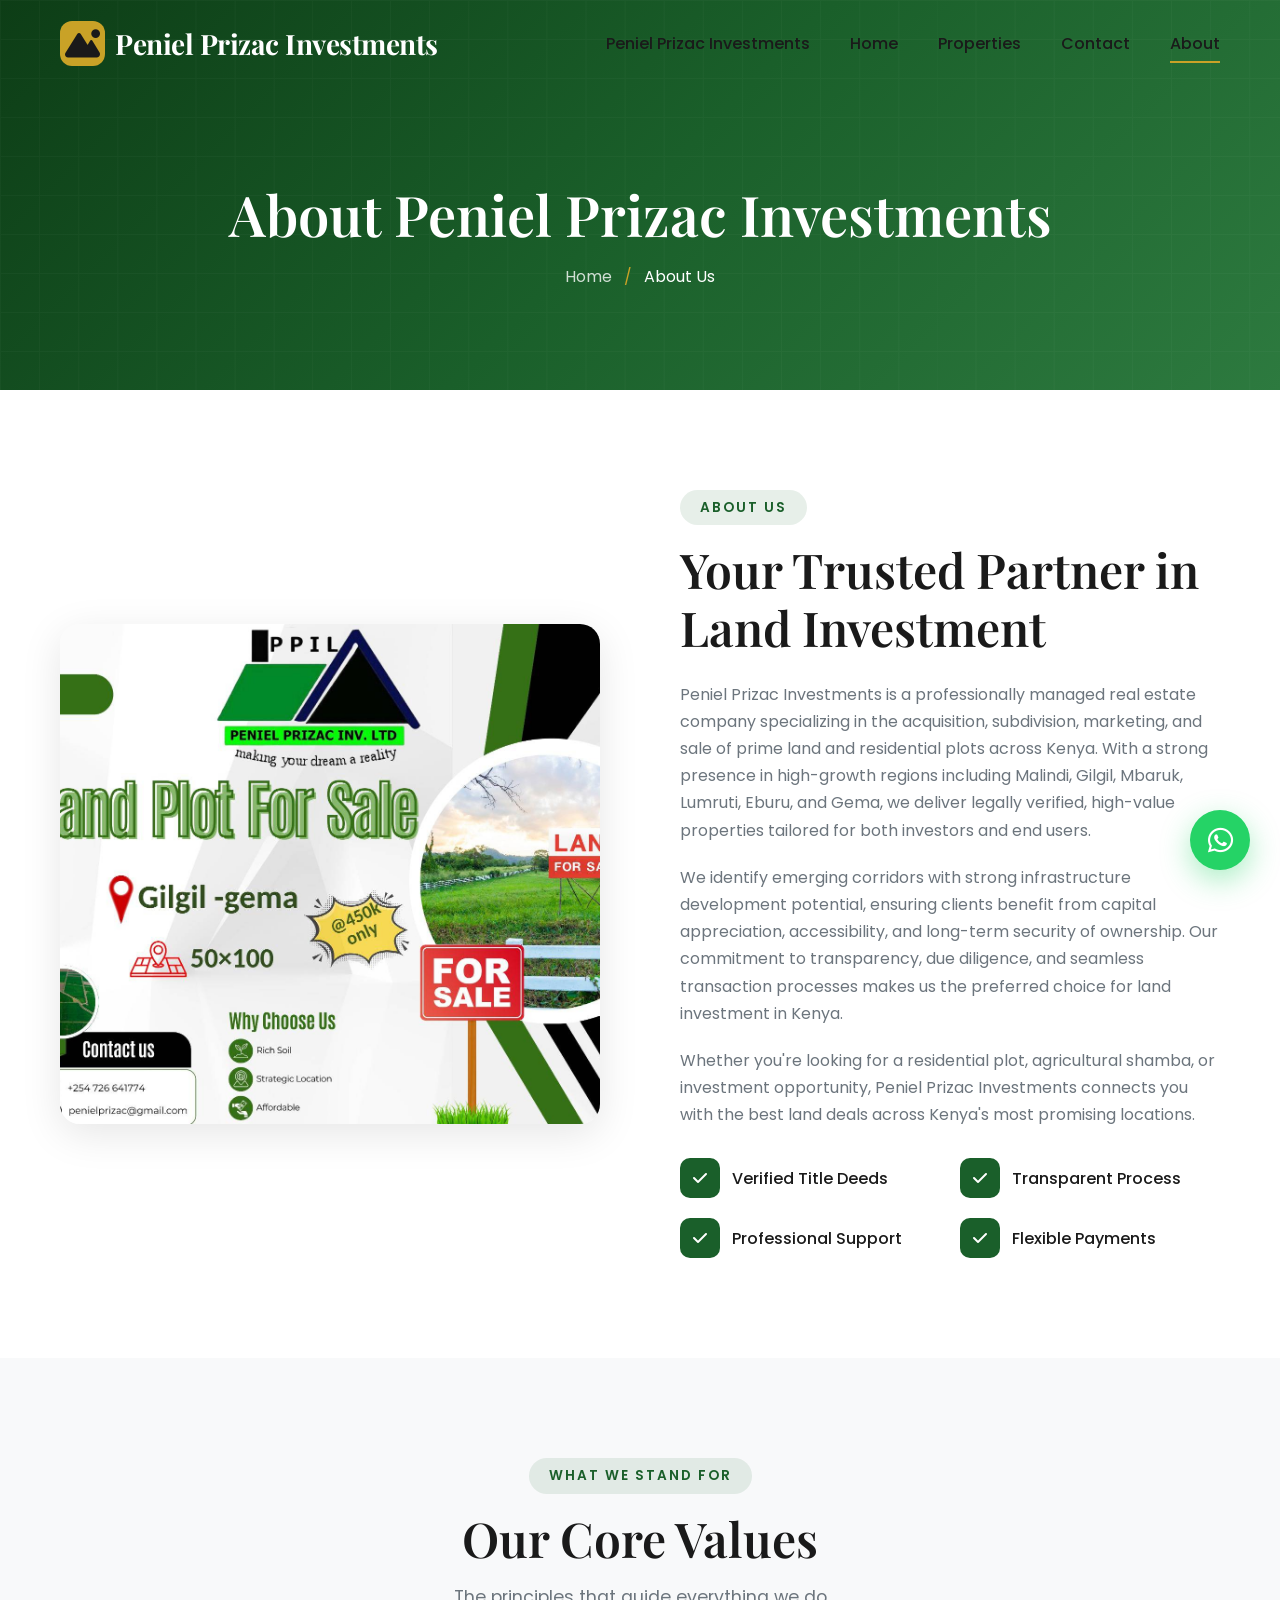
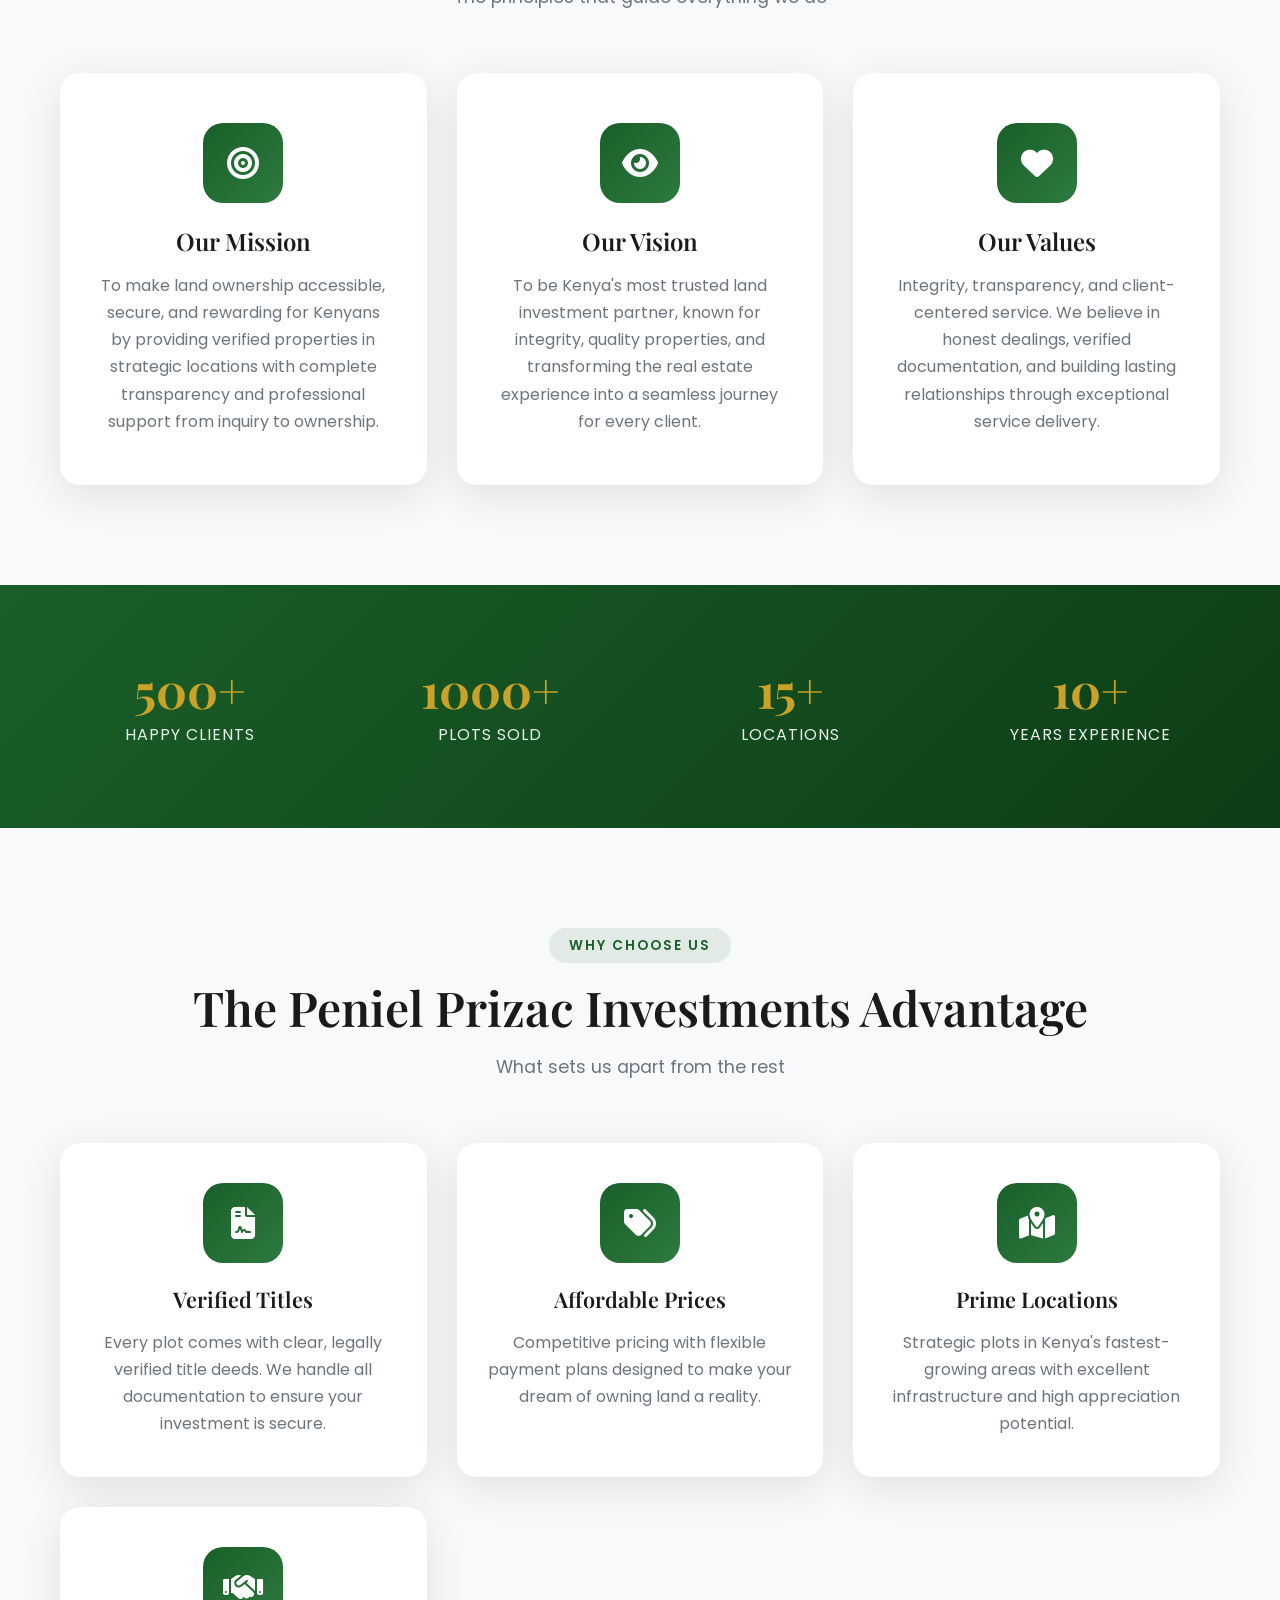
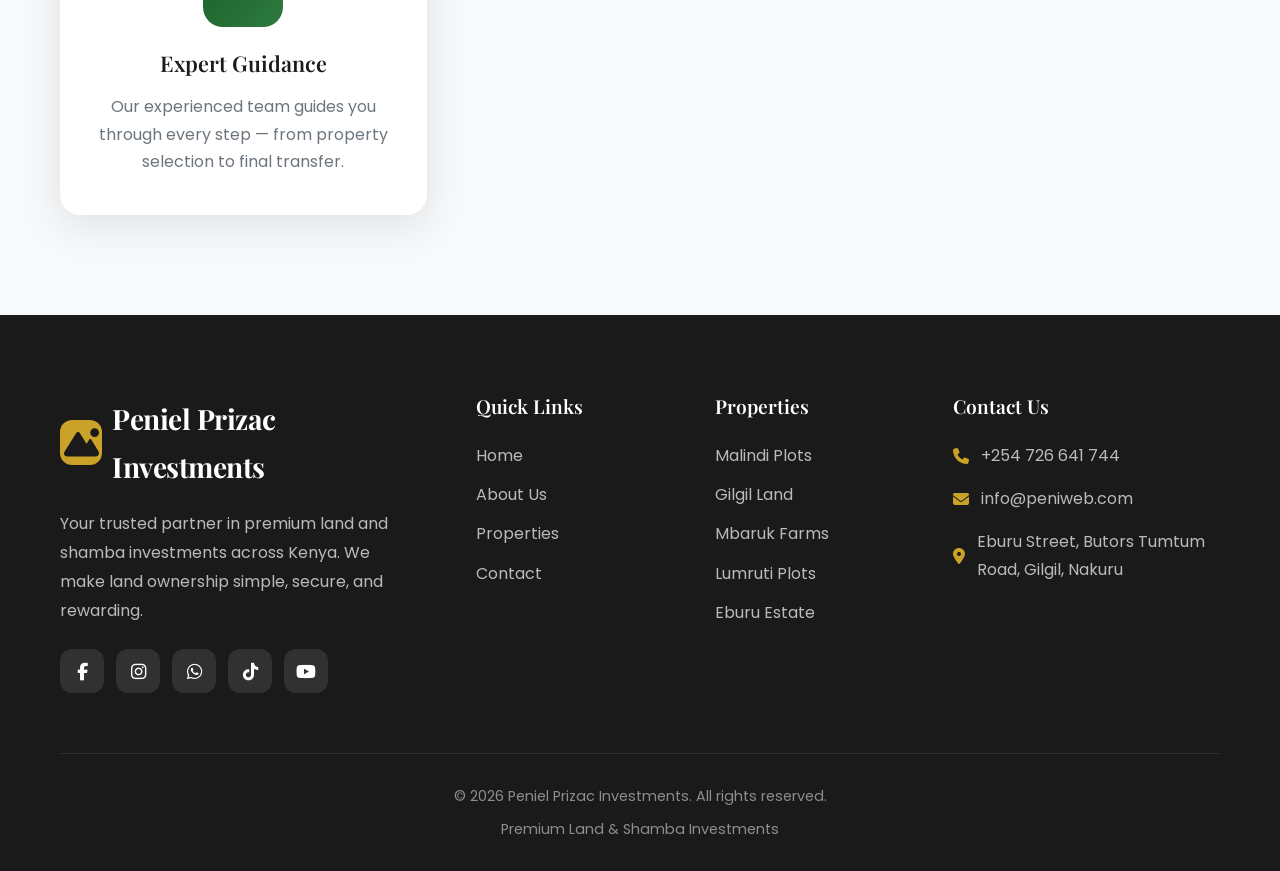
<file: about.html>
<!DOCTYPE html>
<html lang="en">
<head>
    <meta charset="UTF-8">
    <meta name="viewport" content="width=device-width, initial-scale=1.0">
    <title>About Us | Peniel Prizac Investments - Premium Land Investments</title>
    <meta name="description" content="Learn about Peniel Prizac Investments - your trusted partner in premium land and shamba investments across Kenya.">
    <link rel="stylesheet" href="https://cdnjs.cloudflare.com/ajax/libs/font-awesome/6.5.0/css/all.min.css">
    <link rel="icon" type="image/x-icon" href="favicon.ico">
    <link rel="preconnect" href="https://fonts.googleapis.com">
    <link rel="preconnect" href="https://fonts.gstatic.com" crossorigin>
    <link href="https://fonts.googleapis.com/css2?family=Playfair+Display:wght@400;500;600;700&family=Poppins:wght@300;400;500;600;700&display=swap" rel="stylesheet">
    <link rel="stylesheet" href="style.css">
    <style>
        .page-hero {
            padding: 180px 0 100px;
            background: linear-gradient(135deg, #0d3d16 0%, #1a5f2a 50%, #2d7a3f 100%);
            position: relative;
            text-align: center;
        }
        .page-hero::before {
            content: '';
            position: absolute;
            top: 0;
            left: 0;
            right: 0;
            bottom: 0;
            background: url('data:image/svg+xml,<svg xmlns="http://www.w3.org/2000/svg" viewBox="0 0 100 100"><defs><pattern id="grid" width="10" height="10" patternUnits="userSpaceOnUse"><path d="M 10 0 L 0 0 0 10" fill="none" stroke="rgba(255,255,255,0.05)" stroke-width="0.5"/></pattern></defs><rect width="100" height="100" fill="url(%23grid)"/></svg>');
            opacity: 0.5;
        }
        .page-hero-content {
            position: relative;
            z-index: 1;
        }
        .page-hero h1 {
            color: var(--white);
            font-size: clamp(2.5rem, 5vw, 3.5rem);
            margin-bottom: 16px;
        }
        .breadcrumb {
            display: flex;
            justify-content: center;
            gap: 12px;
            align-items: center;
        }
        .breadcrumb a {
            color: rgba(255, 255, 255, 0.8);
            transition: var(--transition);
        }
        .breadcrumb a:hover {
            color: var(--secondary);
        }
        .breadcrumb span {
            color: var(--secondary);
        }
        .breadcrumb .current {
            color: var(--white);
        }
        .about-section {
            padding: 100px 0;
        }
        .about-grid {
            display: grid;
            grid-template-columns: 1fr 1fr;
            gap: 80px;
            align-items: center;
        }
        .about-image {
            position: relative;
            border-radius: 20px;
            overflow: hidden;
            box-shadow: var(--shadow);
        }
        .about-image img {
            width: 100%;
            height: 500px;
            object-fit: cover;
        }
        .about-image::after {
            content: '';
            position: absolute;
            top: 20px;
            left: 20px;
            right: -20px;
            bottom: -20px;
            border: 3px solid var(--secondary);
            border-radius: 20px;
            z-index: -1;
        }
        .about-content .section-tag {
            background: rgba(26, 95, 42, 0.1);
        }
        .about-content h2 {
            margin-bottom: 24px;
        }
        .about-content p {
            color: var(--gray);
            margin-bottom: 20px;
        }
        .about-features {
            display: grid;
            grid-template-columns: repeat(2, 1fr);
            gap: 20px;
            margin-top: 30px;
        }
        .about-feature {
            display: flex;
            align-items: center;
            gap: 12px;
        }
        .about-feature i {
            width: 40px;
            height: 40px;
            background: var(--primary);
            border-radius: 10px;
            display: flex;
            align-items: center;
            justify-content: center;
            color: var(--white);
            font-size: 1rem;
        }
        .about-feature span {
            font-weight: 500;
        }
        .mission-vision {
            padding: 100px 0;
            background: var(--light);
        }
        .mv-grid {
            display: grid;
            grid-template-columns: repeat(3, 1fr);
            gap: 30px;
        }
        .mv-card {
            background: var(--white);
            padding: 50px 40px;
            border-radius: 20px;
            text-align: center;
            box-shadow: var(--shadow);
            transition: var(--transition);
        }
        .mv-card:hover {
            transform: translateY(-10px);
            box-shadow: var(--shadow-hover);
        }
        .mv-icon {
            width: 80px;
            height: 80px;
            background: linear-gradient(135deg, var(--primary) 0%, var(--primary-light) 100%);
            border-radius: 20px;
            display: flex;
            align-items: center;
            justify-content: center;
            margin: 0 auto 24px;
        }
        .mv-icon i {
            font-size: 2rem;
            color: var(--white);
        }
        .mv-card h3 {
            margin-bottom: 16px;
            font-size: 1.5rem;
        }
        .mv-card p {
            color: var(--gray);
            margin-bottom: 0;
        }
        .stats-section {
            padding: 80px 0;
            background: linear-gradient(135deg, var(--primary) 0%, var(--primary-dark) 100%);
        }
        .stats-grid {
            display: grid;
            grid-template-columns: repeat(4, 1fr);
            gap: 40px;
            text-align: center;
        }
        .stat-item .stat-number {
            font-family: var(--font-heading);
            font-size: 3rem;
            font-weight: 700;
            color: var(--secondary);
            margin-bottom: 8px;
        }
        .stat-item .stat-label {
            color: rgba(255, 255, 255, 0.9);
            font-size: 1rem;
        }
        @media (max-width: 1024px) {
            .about-grid {
                gap: 50px;
            }
            .mv-grid {
                grid-template-columns: 1fr;
                max-width: 500px;
                margin: 0 auto;
            }
            .stats-grid {
                grid-template-columns: repeat(2, 1fr);
            }
        }
        @media (max-width: 768px) {
            .about-grid {
                grid-template-columns: 1fr;
                gap: 40px;
            }
            .about-image {
                order: -1;
            }
            .about-image::after {
                display: none;
            }
            .about-features {
                grid-template-columns: 1fr;
            }
            .stats-grid {
                grid-template-columns: 1fr 1fr;
                gap: 30px;
            }
            .stat-item .stat-number {
                font-size: 2.5rem;
            }
        }
    </style>
</head>
<body>
    <nav class="navbar">
        <div class="nav-container">
            <a href="index.html" class="logo">
                <span class="logo-icon"><i class="fa-solid fa-mountain-sun"></i></span>
                <span class="logo-text">Peniel Prizac Investments</span>
            </a>
            <ul class="nav-links">
                <li><a href="index.html">Peniel Prizac Investments</a></li>
                <li><a href="index.html">Home</a></li>
                <li><a href="services.html">Properties</a></li>
                <li><a href="contacts.html">Contact</a></li>
                <li><a href="about.html" class="active">About</a></li>
            </ul>
            <div class="nav-toggle">
                <span></span>
                <span></span>
                <span></span>
            </div>
        </div>
    </nav>

    <section class="page-hero">
        <div class="page-hero-content">
            <h1>About Peniel Prizac Investments</h1>
            <div class="breadcrumb">
                <a href="index.html">Home</a>
                <span>/</span>
                <span class="current">About Us</span>
            </div>
        </div>
    </section>

    <section class="about-section">
        <div class="container">
            <div class="about-grid">
                <div class="about-image">
                    <img src="peniel photos/501303737_708921275422315_5079039051511744480_n.jpg" alt="Peniel Prizac Investments Land">
                </div>
                <div class="about-content">
                    <span class="section-tag">About Us</span>
                    <h2>Your Trusted Partner in Land Investment</h2>
                    <p>Peniel Prizac Investments is a professionally managed real estate company specializing in the acquisition, subdivision, marketing, and sale of prime land and residential plots across Kenya. With a strong presence in high-growth regions including Malindi, Gilgil, Mbaruk, Lumruti, Eburu, and Gema, we deliver legally verified, high-value properties tailored for both investors and end users.</p>
                    <p>We identify emerging corridors with strong infrastructure development potential, ensuring clients benefit from capital appreciation, accessibility, and long-term security of ownership. Our commitment to transparency, due diligence, and seamless transaction processes makes us the preferred choice for land investment in Kenya.</p>
                    <p>Whether you're looking for a residential plot, agricultural shamba, or investment opportunity, Peniel Prizac Investments connects you with the best land deals across Kenya's most promising locations.</p>
                    <div class="about-features">
                        <div class="about-feature">
                            <i class="fa-solid fa-check"></i>
                            <span>Verified Title Deeds</span>
                        </div>
                        <div class="about-feature">
                            <i class="fa-solid fa-check"></i>
                            <span>Transparent Process</span>
                        </div>
                        <div class="about-feature">
                            <i class="fa-solid fa-check"></i>
                            <span>Professional Support</span>
                        </div>
                        <div class="about-feature">
                            <i class="fa-solid fa-check"></i>
                            <span>Flexible Payments</span>
                        </div>
                    </div>
                </div>
            </div>
        </div>
    </section>

    <section class="mission-vision">
        <div class="container">
            <div class="section-header">
                <span class="section-tag">What We Stand For</span>
                <h2>Our Core Values</h2>
                <p>The principles that guide everything we do</p>
            </div>
            <div class="mv-grid">
                <div class="mv-card">
                    <div class="mv-icon">
                        <i class="fa-solid fa-bullseye"></i>
                    </div>
                    <h3>Our Mission</h3>
                    <p>To make land ownership accessible, secure, and rewarding for Kenyans by providing verified properties in strategic locations with complete transparency and professional support from inquiry to ownership.</p>
                </div>
                <div class="mv-card">
                    <div class="mv-icon">
                        <i class="fa-solid fa-eye"></i>
                    </div>
                    <h3>Our Vision</h3>
                    <p>To be Kenya's most trusted land investment partner, known for integrity, quality properties, and transforming the real estate experience into a seamless journey for every client.</p>
                </div>
                <div class="mv-card">
                    <div class="mv-icon">
                        <i class="fa-solid fa-heart"></i>
                    </div>
                    <h3>Our Values</h3>
                    <p>Integrity, transparency, and client-centered service. We believe in honest dealings, verified documentation, and building lasting relationships through exceptional service delivery.</p>
                </div>
            </div>
        </div>
    </section>

    <section class="stats-section">
        <div class="container">
            <div class="stats-grid">
                <div class="stat-item">
                    <span class="stat-number">500+</span>
                    <span class="stat-label">Happy Clients</span>
                </div>
                <div class="stat-item">
                    <span class="stat-number">1000+</span>
                    <span class="stat-label">Plots Sold</span>
                </div>
                <div class="stat-item">
                    <span class="stat-number">15+</span>
                    <span class="stat-label">Locations</span>
                </div>
                <div class="stat-item">
                    <span class="stat-number">10+</span>
                    <span class="stat-label">Years Experience</span>
                </div>
            </div>
        </div>
    </section>

    <section class="why-choose">
        <div class="container">
            <div class="section-header">
                <span class="section-tag">Why Choose Us</span>
                <h2>The Peniel Prizac Investments Advantage</h2>
                <p>What sets us apart from the rest</p>
            </div>
            <div class="features-grid">
                <div class="feature-card">
                    <div class="feature-icon">
                        <i class="fa-solid fa-file-contract"></i>
                    </div>
                    <h3>Verified Titles</h3>
                    <p>Every plot comes with clear, legally verified title deeds. We handle all documentation to ensure your investment is secure.</p>
                </div>
                <div class="feature-card">
                    <div class="feature-icon">
                        <i class="fa-solid fa-tags"></i>
                    </div>
                    <h3>Affordable Prices</h3>
                    <p>Competitive pricing with flexible payment plans designed to make your dream of owning land a reality.</p>
                </div>
                <div class="feature-card">
                    <div class="feature-icon">
                        <i class="fa-solid fa-map-location-dot"></i>
                    </div>
                    <h3>Prime Locations</h3>
                    <p>Strategic plots in Kenya's fastest-growing areas with excellent infrastructure and high appreciation potential.</p>
                </div>
                <div class="feature-card">
                    <div class="feature-icon">
                        <i class="fa-solid fa-handshake"></i>
                    </div>
                    <h3>Expert Guidance</h3>
                    <p>Our experienced team guides you through every step — from property selection to final transfer.</p>
                </div>
            </div>
        </div>
    </section>

    <footer class="footer">
        <div class="container">
            <div class="footer-grid">
                <div class="footer-brand">
                    <a href="index.html" class="logo">
                        <span class="logo-icon"><i class="fa-solid fa-mountain-sun"></i></span>
                        <span class="logo-text">Peniel Prizac Investments</span>
                    </a>
                    <p>Your trusted partner in premium land and shamba investments across Kenya. We make land ownership simple, secure, and rewarding.</p>
                    <div class="social-links">
                        <a href="https://www.facebook.com/profile.php?id=100089133477376" target="_blank" class="social-link" title="Facebook"><i class="fa-brands fa-facebook-f"></i></a>
                        <a href="https://www.instagram.com/peniweb" target="_blank" class="social-link" title="Instagram"><i class="fa-brands fa-instagram"></i></a>
                        <a href="https://wa.me/254726641744" target="_blank" class="social-link" title="WhatsApp"><i class="fa-brands fa-whatsapp"></i></a>
                        <a href="https://www.tiktok.com/@peniweb" target="_blank" class="social-link" title="TikTok"><i class="fa-brands fa-tiktok"></i></a>
                        <a href="https://www.youtube.com/@peniweb" target="_blank" class="social-link" title="YouTube"><i class="fa-brands fa-youtube"></i></a>
                    </div>
                </div>
                <div class="footer-links">
                    <h4>Quick Links</h4>
                    <ul>
                        <li><a href="index.html">Home</a></li>
                        <li><a href="about.html">About Us</a></li>
                        <li><a href="services.html">Properties</a></li>
                        <li><a href="contacts.html">Contact</a></li>
                    </ul>
                </div>
                <div class="footer-links">
                    <h4>Properties</h4>
                    <ul>
                        <li><a href="contacts.html">Malindi Plots</a></li>
                        <li><a href="contacts.html">Gilgil Land</a></li>
                        <li><a href="contacts.html">Mbaruk Farms</a></li>
                        <li><a href="contacts.html">Lumruti Plots</a></li>
                        <li><a href="contacts.html">Eburu Estate</a></li>
                    </ul>
                </div>
                <div class="footer-contact">
                    <h4>Contact Us</h4>
                    <ul>
                        <li><i class="fa-solid fa-phone"></i> <a href="tel:+254726641744">+254 726 641 744</a></li>
                        <li><i class="fa-solid fa-envelope"></i> <a href="mailto:info@peniweb.com">info@peniweb.com</a></li>
                        <li><i class="fa-solid fa-location-dot"></i> Eburu Street, Butors Tumtum Road, Gilgil, Nakuru</li>
                    </ul>
                </div>
            </div>
            <div class="footer-bottom">
                <p>&copy; 2026 Peniel Prizac Investments. All rights reserved.</p>
                <p>Premium Land & Shamba Investments</p>
            </div>
        </div>
    </footer>

    <a href="https://wa.me/254726641744" class="whatsapp-float" target="_blank" title="Chat on WhatsApp">
        <i class="fa-brands fa-whatsapp"></i>
    </a>

    <script>
        const navToggle = document.querySelector('.nav-toggle');
        const navLinks = document.querySelector('.nav-links');
        
        navToggle.addEventListener('click', () => {
            navLinks.classList.toggle('active');
            navToggle.classList.toggle('active');
        });

        window.addEventListener('scroll', () => {
            const navbar = document.querySelector('.navbar');
            if (window.scrollY > 100) {
                navbar.classList.add('scrolled');
            } else {
                navbar.classList.remove('scrolled');
            }
        });
    </script>
</body>
</html>
</file>
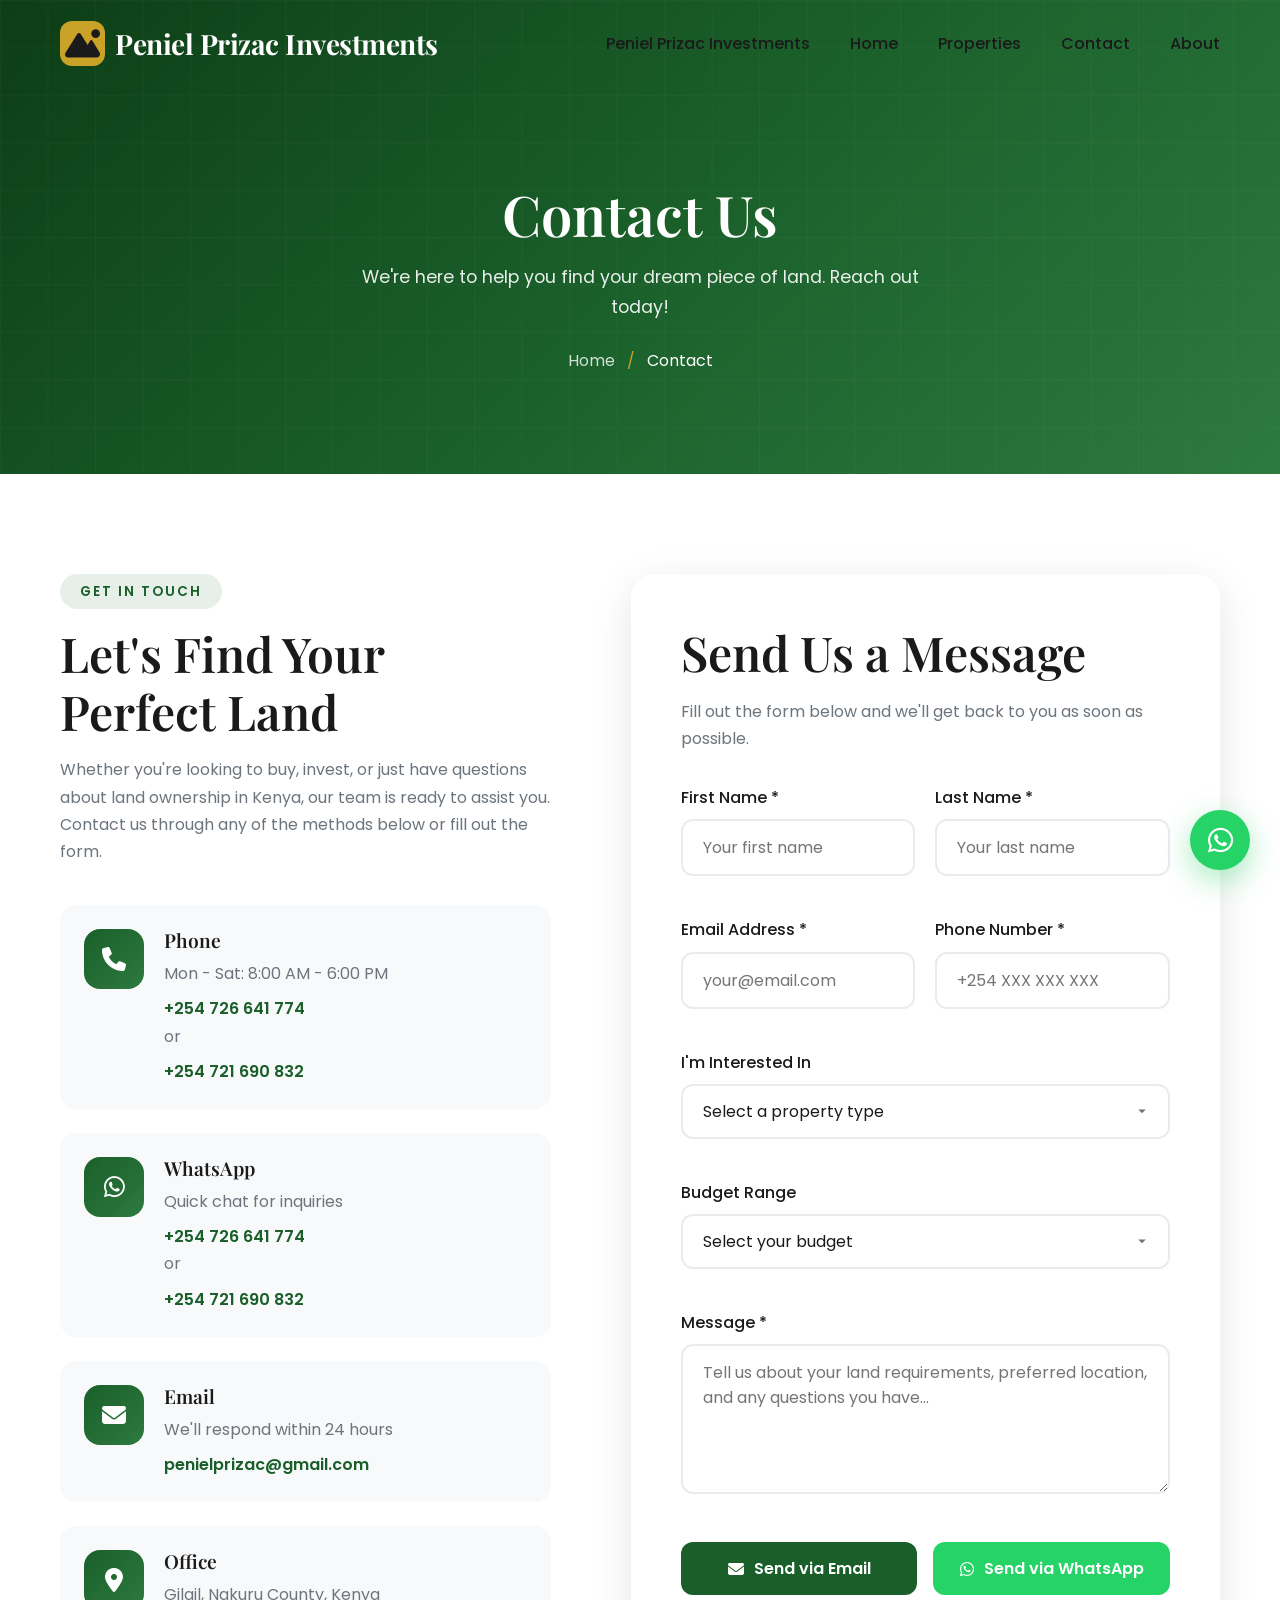
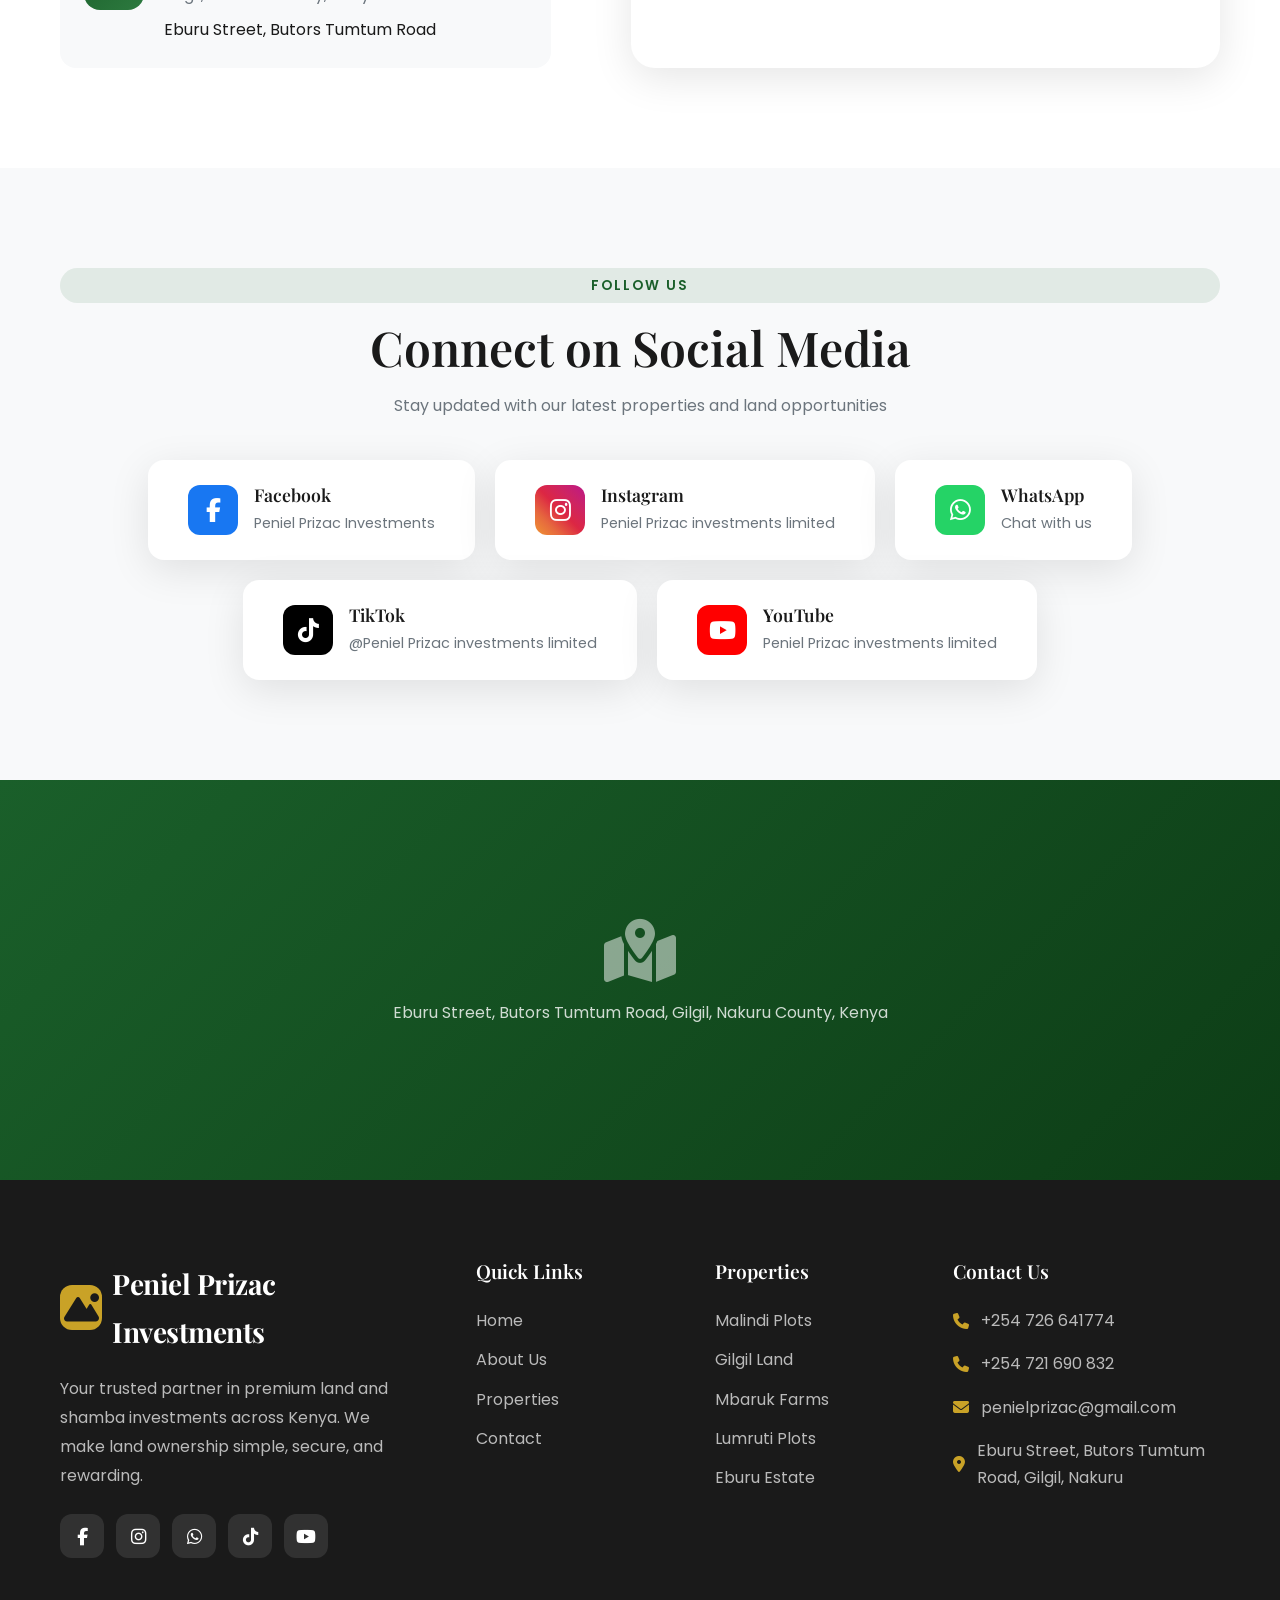
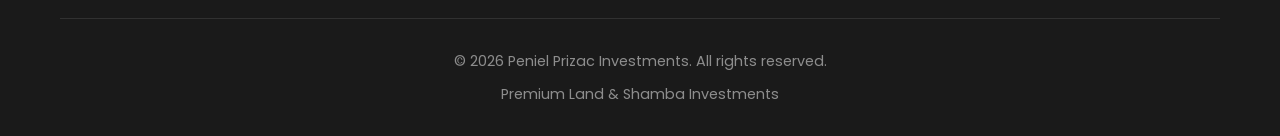
<file: contacts.html>
<!DOCTYPE html>
<html lang="en">
<head>
    <meta charset="UTF-8">
    <meta name="viewport" content="width=device-width, initial-scale=1.0">
    <title>Contact Us | Peniel Prizac Investments - Get in Touch</title>
    <meta name="description" content="Contact Peniel Prizac Investments for premium land and shamba investments. Reach us via phone, WhatsApp, email, or visit our office in Gilgil.">
    <link rel="stylesheet" href="https://cdnjs.cloudflare.com/ajax/libs/font-awesome/6.5.0/css/all.min.css">
    <link rel="icon" type="image/x-icon" href="favicon.ico">
    <link rel="preconnect" href="https://fonts.googleapis.com">
    <link rel="preconnect" href="https://fonts.gstatic.com" crossorigin>
    <link href="https://fonts.googleapis.com/css2?family=Playfair+Display:wght@400;500;600;700&family=Poppins:wght@300;400;500;600;700&display=swap" rel="stylesheet">
    <link rel="stylesheet" href="style.css">
    <style>
        .page-hero {
            padding: 180px 0 100px;
            background: linear-gradient(135deg, #0d3d16 0%, #1a5f2a 50%, #2d7a3f 100%);
            position: relative;
            text-align: center;
        }
        .page-hero::before {
            content: '';
            position: absolute;
            top: 0;
            left: 0;
            right: 0;
            bottom: 0;
            background: url('data:image/svg+xml,<svg xmlns="http://www.w3.org/2000/svg" viewBox="0 0 100 100"><defs><pattern id="grid" width="10" height="10" patternUnits="userSpaceOnUse"><path d="M 10 0 L 0 0 0 10" fill="none" stroke="rgba(255,255,255,0.05)" stroke-width="0.5"/></pattern></defs><rect width="100" height="100" fill="url(%23grid)"/></svg>');
            opacity: 0.5;
        }
        .page-hero-content {
            position: relative;
            z-index: 1;
        }
        .page-hero h1 {
            color: var(--white);
            font-size: clamp(2.5rem, 5vw, 3.5rem);
            margin-bottom: 16px;
        }
        .page-hero p {
            color: rgba(255, 255, 255, 0.9);
            font-size: 1.1rem;
            max-width: 600px;
            margin: 0 auto;
        }
        .breadcrumb {
            display: flex;
            justify-content: center;
            gap: 12px;
            align-items: center;
            margin-top: 24px;
        }
        .breadcrumb a {
            color: rgba(255, 255, 255, 0.8);
            transition: var(--transition);
        }
        .breadcrumb a:hover {
            color: var(--secondary);
        }
        .breadcrumb span {
            color: var(--secondary);
        }
        .breadcrumb .current {
            color: var(--white);
        }
        .contact-section {
            padding: 100px 0;
        }
        .contact-grid {
            display: grid;
            grid-template-columns: 1fr 1.2fr;
            gap: 80px;
        }
        .contact-info h2 {
            margin-bottom: 16px;
        }
        .contact-info > p {
            color: var(--gray);
            margin-bottom: 40px;
        }
        .contact-methods {
            display: flex;
            flex-direction: column;
            gap: 24px;
        }
        .contact-method {
            display: flex;
            align-items: flex-start;
            gap: 20px;
            padding: 24px;
            background: var(--light);
            border-radius: 16px;
            transition: var(--transition);
        }
        .contact-method:hover {
            background: var(--white);
            box-shadow: var(--shadow);
        }
        .method-icon {
            width: 60px;
            height: 60px;
            background: linear-gradient(135deg, var(--primary) 0%, var(--primary-light) 100%);
            border-radius: 16px;
            display: flex;
            align-items: center;
            justify-content: center;
            flex-shrink: 0;
        }
        .method-icon i {
            font-size: 1.5rem;
            color: var(--white);
        }
        .method-content h3 {
            font-size: 1.2rem;
            margin-bottom: 8px;
        }
        .method-content p {
            color: var(--gray);
            margin-bottom: 8px;
        }
        .method-content a {
            color: var(--primary);
            font-weight: 600;
            transition: var(--transition);
        }
        .method-content a:hover {
            color: var(--secondary);
        }
        .contact-form-wrapper {
            background: var(--white);
            padding: 50px;
            border-radius: 24px;
            box-shadow: var(--shadow);
        }
        .contact-form-wrapper h2 {
            margin-bottom: 16px;
        }
        .contact-form-wrapper > p {
            color: var(--gray);
            margin-bottom: 32px;
        }
        .form-grid {
            display: grid;
            grid-template-columns: 1fr 1fr;
            gap: 20px;
        }
        .form-group {
            margin-bottom: 20px;
        }
        .form-group.full-width {
            grid-column: 1 / -1;
        }
        .form-group label {
            display: block;
            font-weight: 500;
            margin-bottom: 8px;
            color: var(--dark);
        }
        .form-group input,
        .form-group select,
        .form-group textarea {
            width: 100%;
            padding: 14px 20px;
            border: 2px solid var(--gray-light);
            border-radius: 12px;
            font-family: var(--font-body);
            font-size: 1rem;
            color: var(--dark);
            transition: var(--transition);
            background: var(--white);
        }
        .form-group input:focus,
        .form-group select:focus,
        .form-group textarea:focus {
            outline: none;
            border-color: var(--primary);
        }
        .form-group textarea {
            min-height: 150px;
            resize: vertical;
        }
        .form-group select {
            cursor: pointer;
            appearance: none;
            background-image: url("data:image/svg+xml,%3Csvg xmlns='http://www.w3.org/2000/svg' width='12' height='12' fill='%236c757d' viewBox='0 0 16 16'%3E%3Cpath d='M8 11L3 6h10l-5 5z'/%3E%3C/svg%3E");
            background-repeat: no-repeat;
            background-position: right 20px center;
        }
        .submit-btn {
            width: 100%;
            padding: 16px 32px;
            background: var(--primary);
            color: var(--white);
            border: none;
            border-radius: 12px;
            font-family: var(--font-body);
            font-size: 1.1rem;
            font-weight: 600;
            cursor: pointer;
            transition: var(--transition);
            display: flex;
            align-items: center;
            justify-content: center;
            gap: 10px;
        }
        .submit-btn:hover {
            background: var(--primary-dark);
            transform: translateY(-3px);
            box-shadow: 0 10px 30px rgba(26, 95, 42, 0.3);
        }
        .submit-options {
            display: flex;
            gap: 16px;
        }
        .submit-options .submit-btn {
            flex: 1;
            padding: 14px 20px;
            font-size: 1rem;
        }
        .email-btn {
            background: var(--primary);
        }
        .email-btn:hover {
            background: var(--primary-dark);
        }
        .whatsapp-btn {
            background: #25D366;
        }
        .whatsapp-btn:hover {
            background: #1da851;
        }
        @media (max-width: 576px) {
            .submit-options {
                flex-direction: column;
            }
        }
        .social-section {
            padding: 100px 0;
            background: var(--light);
        }
        .social-section h2 {
            text-align: center;
            margin-bottom: 16px;
        }
        .social-section > .container > p {
            text-align: center;
            color: var(--gray);
            margin-bottom: 40px;
        }
        .social-grid {
            display: flex;
            justify-content: center;
            gap: 20px;
            flex-wrap: wrap;
        }
        .social-card {
            display: flex;
            align-items: center;
            gap: 16px;
            padding: 24px 40px;
            background: var(--white);
            border-radius: 16px;
            box-shadow: var(--shadow);
            transition: var(--transition);
            text-decoration: none;
        }
        .social-card:hover {
            transform: translateY(-5px);
            box-shadow: var(--shadow-hover);
        }
        .social-card-icon {
            width: 50px;
            height: 50px;
            border-radius: 12px;
            display: flex;
            align-items: center;
            justify-content: center;
            font-size: 1.5rem;
            color: var(--white);
        }
        .social-card-icon.facebook { background: #1877F2; }
        .social-card-icon.instagram { background: linear-gradient(45deg, #f09433, #e6683e, #dc2743, #cc2366, #bc1888); }
        .social-card-icon.whatsapp { background: #25D366; }
        .social-card-icon.tiktok { background: #000000; }
        .social-card-icon.youtube { background: #FF0000; }
        .social-card-text h3 {
            font-size: 1.1rem;
            margin-bottom: 4px;
        }
        .social-card-text span {
            color: var(--gray);
            font-size: 0.9rem;
        }
        .map-section {
            padding: 0;
            height: 400px;
        }
        .map-placeholder {
            width: 100%;
            height: 100%;
            background: linear-gradient(135deg, var(--primary) 0%, var(--primary-dark) 100%);
            display: flex;
            align-items: center;
            justify-content: center;
            flex-direction: column;
            color: var(--white);
        }
        .map-placeholder i {
            font-size: 4rem;
            margin-bottom: 16px;
            opacity: 0.5;
        }
        .map-placeholder p {
            opacity: 0.8;
        }
        @media (max-width: 1024px) {
            .contact-grid {
                gap: 50px;
            }
        }
        @media (max-width: 768px) {
            .contact-grid {
                grid-template-columns: 1fr;
                gap: 40px;
            }
            .contact-form-wrapper {
                padding: 30px;
            }
            .form-grid {
                grid-template-columns: 1fr;
            }
            .social-grid {
                flex-direction: column;
                align-items: center;
            }
            .social-card {
                width: 100%;
                max-width: 350px;
                justify-content: center;
            }
        }
    </style>
</head>
<body>
    <nav class="navbar">
        <div class="nav-container">
            <a href="index.html" class="logo">
                <span class="logo-icon"><i class="fa-solid fa-mountain-sun"></i></span>
                <span class="logo-text">Peniel Prizac Investments</span>
            </a>
            <ul class="nav-links">
                <li><a href="index.html">Peniel Prizac Investments</a></li>
                <li><a href="index.html">Home</a></li>
                <li><a href="services.html">Properties</a></li>
                <li><a href="contacts.html">Contact</a></li>
                <li><a href="about.html">About</a></li>
            </ul>
            <div class="nav-toggle">
                <span></span>
                <span></span>
                <span></span>
            </div>
        </div>
    </nav>

    <section class="page-hero">
        <div class="page-hero-content">
            <h1>Contact Us</h1>
            <p>We're here to help you find your dream piece of land. Reach out today!</p>
            <div class="breadcrumb">
                <a href="index.html">Home</a>
                <span>/</span>
                <span class="current">Contact</span>
            </div>
        </div>
    </section>

    <section class="contact-section">
        <div class="container">
            <div class="contact-grid">
                <div class="contact-info">
                    <span class="section-tag">Get in Touch</span>
                    <h2>Let's Find Your Perfect Land</h2>
                    <p>Whether you're looking to buy, invest, or just have questions about land ownership in Kenya, our team is ready to assist you. Contact us through any of the methods below or fill out the form.</p>
                    
                    <div class="contact-methods">
                        <div class="contact-method">
                            <div class="method-icon">
                                <i class="fa-solid fa-phone"></i>
                            </div>
                            <div class="method-content">
                                <h3>Phone</h3>
                                <p>Mon - Sat: 8:00 AM - 6:00 PM</p>
                                <a href="tel:+254 726 641774">+254 726 641 774</a> 
                                <p> or </p>
                                <a href="tel:+254 721 690 832">+254 721 690 832</a>
                            </div>
                        </div>
                        
                        <div class="contact-method">
                            <div class="method-icon">
                                <i class="fa-brands fa-whatsapp"></i>
                            </div>
                            <div class="method-content">
                                <h3>WhatsApp</h3>
                                <p>Quick chat for inquiries</p>
                                <a href="https://wa.me/+254 726 641774" target="_blank">+254 726 641 774</a>
                                <p> or </p>
                                <a href="https://wa.me/+254 721 690 832" target="_blank">+254 721 690 832</a>

                            </div>
                        </div>
                        
                        <div class="contact-method">
                            <div class="method-icon">
                                <i class="fa-solid fa-envelope"></i>
                            </div>
                            <div class="method-content">
                                <h3>Email</h3>
                                <p>We'll respond within 24 hours</p>
                                <a href="mailto:penielprizac@gmail.com ">penielprizac@gmail.com</a>
                            </div>
                        </div>
                        
                        <div class="contact-method">
                            <div class="method-icon">
                                <i class="fa-solid fa-location-dot"></i>
                            </div>
                            <div class="method-content">
                                <h3>Office</h3>
                                <p>Gilgil, Nakuru County, Kenya</p>
                                <span>Eburu Street, Butors Tumtum Road</span>
                            </div>
                        </div>
                    </div>
                </div>
                
                <div class="contact-form-wrapper">
                    <h2>Send Us a Message</h2>
                    <p>Fill out the form below and we'll get back to you as soon as possible.</p>
                    
                    <form id="contactForm" action="#" method="POST">
                        <div class="form-grid">
                            <div class="form-group">
                                <label for="firstName">First Name *</label>
                                <input type="text" id="firstName" name="firstName" placeholder="Your first name" required>
                            </div>
                            
                            <div class="form-group">
                                <label for="lastName">Last Name *</label>
                                <input type="text" id="lastName" name="lastName" placeholder="Your last name" required>
                            </div>
                            
                            <div class="form-group">
                                <label for="email">Email Address *</label>
                                <input type="email" id="email" name="email" placeholder="your@email.com" required>
                            </div>
                            
                            <div class="form-group">
                                <label for="phone">Phone Number *</label>
                                <input type="tel" id="phone" name="phone" placeholder="+254 XXX XXX XXX" required>
                            </div>
                            
                            <div class="form-group full-width">
                                <label for="interest">I'm Interested In</label>
                                <select id="interest" name="interest">
                                    <option value="">Select a property type</option>
                                    <option value="malindi">Malindi Coastal Plots</option>
                                    <option value="gilgil">Gilgil Gema Estate</option>
                                    <option value="mbaruk">Mbaruk Ranch Lands</option>
                                    <option value="lumruti">Lumruti Prime Plots</option>
                                    <option value="eburu">Eburu Highland Estate</option>
                                    <option value="other">Other Locations</option>
                                    <option value="general">General Inquiry</option>
                                </select>
                            </div>
                            
                            <div class="form-group full-width">
                                <label for="budget">Budget Range</label>
                                <select id="budget" name="budget">
                                    <option value="">Select your budget</option>
                                    <option value="under500">Under KSh 500,000</option>
                                    <option value="500k-1m">KSh 500,000 - 1,000,000</option>
                                    <option value="1m-2m">KSh 1,000,000 - 2,000,000</option>
                                    <option value="2m-5m">KSh 2,000,000 - 5,000,000</option>
                                    <option value="over5m">Over KSh 5,000,000</option>
                                    <option value="flexible">Flexible / Discuss</option>
                                </select>
                            </div>
                            
                            <div class="form-group full-width">
                                <label for="message">Message *</label>
                                <textarea id="message" name="message" placeholder="Tell us about your land requirements, preferred location, and any questions you have..." required></textarea>
                            </div>
                            
                            <div class="form-group full-width">
                                <div class="submit-options">
                                    <button type="button" class="submit-btn email-btn" onclick="sendViaEmail()">
                                        <i class="fa-solid fa-envelope"></i>
                                        Send via Email
                                    </button>
                                    <button type="button" class="submit-btn whatsapp-btn" onclick="sendViaWhatsApp()">
                                        <i class="fa-brands fa-whatsapp"></i>
                                        Send via WhatsApp
                                    </button>
                                </div>
                            </div>
                        </div>
                    </form>
                </div>
            </div>
        </div>
    </section>

    <section class="social-section">
        <div class="container">
            <span class="section-tag" style="display: block; text-align: center;">Follow Us</span>
            <h2>Connect on Social Media</h2>
            <p>Stay updated with our latest properties and land opportunities</p>
            
            <div class="social-grid">
                <a href="https://www.facebook.com/profile.php?id=100089133477376" target="_blank" class="social-card">
                    <div class="social-card-icon facebook">
                        <i class="fa-brands fa-facebook-f"></i>
                    </div>
                    <div class="social-card-text">
                        <h3>Facebook</h3>
                        <span>Peniel Prizac Investments</span>
                    </div>
                </a>
                
                <a href="https://www.instagram.com/peniweb" target="_blank" class="social-card">
                    <div class="social-card-icon instagram">
                        <i class="fa-brands fa-instagram"></i>
                    </div>
                    <div class="social-card-text">
                        <h3>Instagram</h3>
                        <span>Peniel Prizac investments limited</span>
                    </div>
                </a>
                
                <a href="https://wa.me/+254 726 641774" class="social-card" target="_blank">
                    <div class="social-card-icon whatsapp">
                        <i class="fa-brands fa-whatsapp"></i>
                    </div>
                    <div class="social-card-text">
                        <h3>WhatsApp</h3>
                        <span>Chat with us</span>
                    </div>
                </a>
                
                <a href="https://www.tiktok.com/@peniweb" target="_blank" class="social-card">
                    <div class="social-card-icon tiktok">
                        <i class="fa-brands fa-tiktok"></i>
                    </div>
                    <div class="social-card-text">
                        <h3>TikTok</h3>
                        <span>@Peniel Prizac investments limited</span>
                    </div>
                </a>
                
                <a href="https://www.youtube.com/@PenielPrizacInvestmentsL-gd5yp" target="_blank" class="social-card">
                    <div class="social-card-icon youtube">
                        <i class="fa-brands fa-youtube"></i>
                    </div>
                    <div class="social-card-text">
                        <h3>YouTube</h3>
                        <span>Peniel Prizac investments limited</span>
                    </div>
                </a>
            </div>
        </div>
    </section>

    <section class="map-section">
        <div class="map-placeholder">
            <i class="fa-solid fa-map-location-dot"></i>
            <p>Eburu Street, Butors Tumtum Road, Gilgil, Nakuru County, Kenya</p>
        </div>
    </section>

    <footer class="footer">
        <div class="container">
            <div class="footer-grid">
                <div class="footer-brand">
                    <a href="index.html" class="logo">
                        <span class="logo-icon"><i class="fa-solid fa-mountain-sun"></i></span>
                        <span class="logo-text">Peniel Prizac Investments</span>
                    </a>
                    <p>Your trusted partner in premium land and shamba investments across Kenya. We make land ownership simple, secure, and rewarding.</p>
                    <div class="social-links">
                        <a href="https://www.facebook.com/profile.php?id=100089133477376" target="_blank" class="social-link" title="Facebook"><i class="fa-brands fa-facebook-f"></i></a>
                        <a href="https://www.instagram.com/peniweb" target="_blank" class="social-link" title="Instagram"><i class="fa-brands fa-instagram"></i></a>
                        <a href="https://wa.me/254726641744" target="_blank" class="social-link" title="WhatsApp"><i class="fa-brands fa-whatsapp"></i></a>
                        <a href="https://www.tiktok.com/@peniweb" target="_blank" class="social-link" title="TikTok"><i class="fa-brands fa-tiktok"></i></a>
                        <a href="https://www.youtube.com/@PenielPrizacInvestmentsL-gd5yp" target="_blank" class="social-link" title="YouTube"><i class="fa-brands fa-youtube"></i></a>
                    </div>
                </div>
                <div class="footer-links">
                    <h4>Quick Links</h4>
                    <ul>
                        <li><a href="index.html">Home</a></li>
                        <li><a href="about.html">About Us</a></li>
                        <li><a href="services.html">Properties</a></li>
                        <li><a href="contacts.html">Contact</a></li>
                    </ul>
                </div>
                <div class="footer-links">
                    <h4>Properties</h4>
                    <ul>
                        <li><a href="contacts.html">Malindi Plots</a></li>
                        <li><a href="contacts.html">Gilgil Land</a></li>
                        <li><a href="contacts.html">Mbaruk Farms</a></li>
                        <li><a href="contacts.html">Lumruti Plots</a></li>
                        <li><a href="contacts.html">Eburu Estate</a></li>
                    </ul>
                </div>
                <div class="footer-contact">
                    <h4>Contact Us</h4>
                    <ul>
                        <li><i class="fa-solid fa-phone"></i> <a href="tel:+254 726 641774">+254 726 641774</a></li>
                        <li><i class="fa-solid fa-phone"></i> <a href="tel:+254721690832">+254 721 690 832</a></li>
                        <li><i class="fa-solid fa-envelope"></i> <a href="mailto: penielprizac@gmail.com ">penielprizac@gmail.com</a></li>
                        <li><i class="fa-solid fa-location-dot"></i> Eburu Street, Butors Tumtum Road, Gilgil, Nakuru</li>
                    </ul>
                </div>
            </div>
            <div class="footer-bottom">
                <p>&copy; 2026 Peniel Prizac Investments. All rights reserved.</p>
                <p>Premium Land & Shamba Investments</p>
            </div>
        </div>
    </footer>

    <a href="https://wa.me/254 726 641774" class="whatsapp-float" target="_blank" title="Chat on WhatsApp">
        <i class="fa-brands fa-whatsapp"></i>
    </a>

    <script>
        const navToggle = document.querySelector('.nav-toggle');
        const navLinks = document.querySelector('.nav-links');
        
        navToggle.addEventListener('click', () => {
            navLinks.classList.toggle('active');
            navToggle.classList.toggle('active');
        });

        window.addEventListener('scroll', () => {
            const navbar = document.querySelector('.navbar');
            if (window.scrollY > 100) {
                navbar.classList.add('scrolled');
            } else {
                navbar.classList.remove('scrolled');
            }
        });

        // Function to send message via email (opens email client)
        function sendViaEmail() {
            const firstName = document.getElementById('firstName').value;
            const lastName = document.getElementById('lastName').value;
            const email = document.getElementById('email').value;
            const phone = document.getElementById('phone').value;
            const interest = document.getElementById('interest').value;
            const budget = document.getElementById('budget').value;
            const message = document.getElementById('message').value;

            if (!firstName || !lastName || !email || !phone || !message) {
                alert('Please fill in all required fields before sending.');
                return;
            }

            // Peniel's email address
            const toEmail = 'penielprizac@gmail.com';
            
            // Build email subject and body
            const subject = encodeURIComponent(`Land Inquiry from ${firstName} ${lastName}`);
            const body = encodeURIComponent(
                `Name: ${firstName} ${lastName}\n` +
                `Email: ${email}\n` +
                `Phone: ${phone}\n` +
                `Interested In: ${interest || 'Not specified'}\n` +
                `Budget: ${budget || 'Not specified'}\n\n` +
                `Message:\n${message}`
            );

            // Open email client
            window.location.href = `mailto:${toEmail}?subject=${subject}&body=${body}`;
        }

        // Function to send message via WhatsApp
        function sendViaWhatsApp() {
            const firstName = document.getElementById('firstName').value;
            const lastName = document.getElementById('lastName').value;
            const email = document.getElementById('email').value;
            const phone = document.getElementById('phone').value;
            const interest = document.getElementById('interest').value;
            const budget = document.getElementById('budget').value;
            const message = document.getElementById('message').value;

            if (!firstName || !lastName || !phone || !message) {
                alert('Please fill in Name, Phone, and Message fields before sending via WhatsApp.');
                return;
            }

            // Peniel's WhatsApp number
            const phoneNumber = '254726641774';
            
            // Build WhatsApp message
            const whatsappMessage = 
                `*New Land Inquiry from Peniel Prizac Website*\n\n` +
                `*Name:* ${firstName} ${lastName}\n` +
                `*Email:* ${email}\n` +
                `*Phone:* ${phone}\n` +
                `*Interested In:* ${interest || 'Not specified'}\n` +
                `*Budget:* ${budget || 'Not specified'}\n\n` +
                `*Message:*\n${message}`;

            // Encode message for URL
            const encodedMessage = encodeURIComponent(whatsappMessage);
            
            // Open WhatsApp
            window.open(`https://wa.me/${phoneNumber.replace('+', '')}?text=${encodedMessage}`, '_blank');
        }
    </script>
</body>
</html>
</file>
<file: style.css>
/* ============================================
   PENIEL PRIZAC INVESTMENTS - Premium Land Investment Website
   ============================================ */

/* CSS Variables */
:root {
    --primary: #1a5f2a;
    --primary-dark: #0d3d16;
    --primary-light: #2d7a3f;
    --secondary: #c9a227;
    --secondary-light: #e4b83a;
    --dark: #1a1a1a;
    --light: #f8f9fa;
    --white: #ffffff;
    --gray: #6c757d;
    --gray-light: #e9ecef;
    --shadow: 0 10px 40px rgba(0, 0, 0, 0.1);
    --shadow-hover: 0 20px 60px rgba(0, 0, 0, 0.15);
    --transition: all 0.3s ease;
    --font-heading: 'Playfair Display', Georgia, serif;
    --font-body: 'Poppins', -apple-system, BlinkMacSystemFont, sans-serif;
}

/* Reset & Base */
*, *::before, *::after {
    margin: 0;
    padding: 0;
    box-sizing: border-box;
}

html {
    scroll-behavior: smooth;
}

body {
    font-family: var(--font-body);
    font-size: 16px;
    line-height: 1.7;
    color: var(--dark);
    background: var(--white);
    overflow-x: hidden;
}

.container {
    max-width: 1200px;
    margin: 0 auto;
    padding: 0 20px;
}

a {
    text-decoration: none;
    color: inherit;
}

ul {
    list-style: none;
}

img {
    max-width: 100%;
    height: auto;
    display: block;
}

/* Typography */
h1, h2, h3, h4, h5, h6 {
    font-family: var(--font-heading);
    font-weight: 600;
    line-height: 1.2;
    color: var(--dark);
}

h1 { font-size: clamp(2.5rem, 5vw, 4rem); }
h2 { font-size: clamp(2rem, 4vw, 3rem); }
h3 { font-size: clamp(1.5rem, 3vw, 2rem); }
h4 { font-size: 1.25rem; }

p {
    margin-bottom: 1rem;
}

/* Buttons */
.btn {
    display: inline-flex;
    align-items: center;
    gap: 8px;
    padding: 14px 32px;
    font-family: var(--font-body);
    font-size: 1rem;
    font-weight: 600;
    border-radius: 50px;
    cursor: pointer;
    transition: var(--transition);
    border: 2px solid transparent;
}

.btn-primary {
    background: var(--primary);
    color: var(--white);
    border-color: var(--primary);
}

.btn-primary:hover {
    background: var(--primary-dark);
    border-color: var(--primary-dark);
    transform: translateY(-3px);
    box-shadow: 0 10px 30px rgba(26, 95, 42, 0.3);
}

.btn-secondary {
    background: transparent;
    color: var(--white);
    border-color: var(--white);
}

.btn-secondary:hover {
    background: var(--white);
    color: var(--primary);
    transform: translateY(-3px);
}

.btn-outline {
    width: 100%;
    justify-content: center;
    padding: 12px 24px;
    background: transparent;
    color: var(--primary);
    border-color: var(--primary);
}

.btn-outline:hover {
    background: var(--primary);
    color: var(--white);
}

.btn-white {
    background: var(--white);
    color: var(--primary);
    border-color: var(--white);
}

.btn-white:hover {
    background: var(--secondary);
    border-color: var(--secondary);
    color: var(--dark);
}

.btn-outline-white {
    background: transparent;
    color: var(--white);
    border-color: var(--white);
}

.btn-outline-white:hover {
    background: var(--white);
    color: var(--primary);
}

/* ============================================
   NAVIGATION
   ============================================ */
.navbar {
    position: fixed;
    top: 0;
    left: 0;
    right: 0;
    z-index: 1000;
    padding: 20px 0;
    transition: var(--transition);
}

.navbar.scrolled {
    background: var(--white);
    box-shadow: 0 2px 20px rgba(0, 0, 0, 0.1);
    padding: 10px 0;
}

.nav-container {
    max-width: 1200px;
    margin: 0 auto;
    padding: 0 20px;
    display: flex;
    justify-content: space-between;
    align-items: center;
}

.logo {
    display: flex;
    align-items: center;
    gap: 10px;
    font-family: var(--font-heading);
    font-size: 1.75rem;
    font-weight: 700;
    color: var(--white);
}

.navbar.scrolled .logo {
    color: var(--primary);
}

.logo-icon {
    display: flex;
    align-items: center;
    justify-content: center;
    width: 45px;
    height: 45px;
    background: var(--secondary);
    border-radius: 12px;
    color: var(--dark);
}

.logo-text {
    letter-spacing: -0.5px;
}

.nav-links {
    display: flex;
    align-items: center;
    gap: 40px;
}

.nav-links a {
    font-weight: 500;
    color: var(--dark); /* Black color */
    position: relative;
    padding: 8px 0;
    transition: var(--transition);
}

.navbar.scrolled .nav-links a {
    color: var(--dark);
}

.nav-links a::after {
    content: '';
    position: absolute;
    bottom: 0;
    left: 0;
    width: 0;
    height: 2px;
    background: var(--secondary);
    transition: var(--transition);
}

.nav-links a:hover::after,
.nav-links a.active::after {
    width: 100%;
}

.nav-links a:hover {
    color: var(--secondary);
}

.nav-toggle {
    display: none;
    flex-direction: column;
    gap: 6px;
    cursor: pointer;
    padding: 10px;
}

.nav-toggle span {
    width: 28px;
    height: 3px;
    background: var(--white);
    border-radius: 3px;
    transition: var(--transition);
}

.navbar.scrolled .nav-toggle span {
    background: var(--dark);
}

/* ============================================
   HERO SECTION
   ============================================ */
.hero {
    position: relative;
    min-height: 100vh;
    display: flex;
    align-items: center;
    justify-content: center;
    background: linear-gradient(135deg, #0d3d16 0%, #1a5f2a 50%, #2d7a3f 100%);
    overflow: hidden;
}

.hero::before {
    content: '';
    position: absolute;
    top: 0;
    left: 0;
    right: 0;
    bottom: 0;
    background: url('data:image/svg+xml,<svg xmlns="http://www.w3.org/2000/svg" viewBox="0 0 100 100"><defs><pattern id="grid" width="10" height="10" patternUnits="userSpaceOnUse"><path d="M 10 0 L 0 0 0 10" fill="none" stroke="rgba(255,255,255,0.05)" stroke-width="0.5"/></pattern></defs><rect width="100" height="100" fill="url(%23grid)"/></svg>');
    opacity: 0.5;
}

.hero-overlay {
    position: absolute;
    top: 0;
    left: 0;
    right: 0;
    bottom: 0;
    background: radial-gradient(ellipse at center, transparent 0%, rgba(0, 0, 0, 0.3) 100%);
}

.hero-content {
    position: relative;
    z-index: 1;
    text-align: center;
    max-width: 900px;
    padding: 0 20px;
}

.hero-tag {
    display: inline-block;
    padding: 8px 24px;
    background: rgba(255, 255, 255, 0.15);
    backdrop-filter: blur(10px);
    border: 1px solid rgba(255, 255, 255, 0.2);
    border-radius: 50px;
    color: var(--secondary);
    font-size: 0.9rem;
    font-weight: 600;
    text-transform: uppercase;
    letter-spacing: 2px;
    margin-bottom: 24px;
}

.hero h1 {
    color: var(--white);
    margin-bottom: 24px;
    text-shadow: 0 4px 20px rgba(0, 0, 0, 0.3);
}

.hero-subtitle {
    font-size: 1.25rem;
    color: rgba(255, 255, 255, 0.9);
    margin-bottom: 40px;
    line-height: 1.8;
}

.hero-buttons {
    display: flex;
    justify-content: center;
    gap: 20px;
    flex-wrap: wrap;
    margin-bottom: 60px;
}

.hero-stats {
    display: flex;
    justify-content: center;
    gap: 60px;
    flex-wrap: wrap;
}

.stat {
    text-align: center;
}

.stat-number {
    display: block;
    font-family: var(--font-heading);
    font-size: 3rem;
    font-weight: 700;
    color: var(--secondary);
    line-height: 1;
    margin-bottom: 8px;
}

.stat-label {
    font-size: 0.95rem;
    color: rgba(255, 255, 255, 0.8);
    text-transform: uppercase;
    letter-spacing: 1px;
}

/* ============================================
   SECTION STYLES
   ============================================ */
.section-header {
    text-align: center;
    margin-bottom: 60px;
}

.section-tag {
    display: inline-block;
    padding: 6px 20px;
    background: rgba(26, 95, 42, 0.1);
    color: var(--primary);
    font-size: 0.85rem;
    font-weight: 600;
    text-transform: uppercase;
    letter-spacing: 2px;
    border-radius: 50px;
    margin-bottom: 16px;
}

.section-header h2 {
    margin-bottom: 16px;
}

.section-header p {
    font-size: 1.1rem;
    color: var(--gray);
    max-width: 600px;
    margin: 0 auto;
}

/* Why Choose Us */
.why-choose {
    padding: 100px 0;
    background: var(--light);
}

.features-grid {
    display: grid;
    grid-template-columns: repeat(auto-fit, minmax(280px, 1fr));
    gap: 30px;
}

.feature-card {
    background: var(--white);
    padding: 40px 30px;
    border-radius: 20px;
    text-align: center;
    box-shadow: var(--shadow);
    transition: var(--transition);
}

.feature-card:hover {
    transform: translateY(-10px);
    box-shadow: var(--shadow-hover);
}

.feature-icon {
    display: inline-flex;
    align-items: center;
    justify-content: center;
    width: 80px;
    height: 80px;
    background: linear-gradient(135deg, var(--primary) 0%, var(--primary-light) 100%);
    border-radius: 20px;
    margin-bottom: 24px;
}

.feature-icon i {
    font-size: 2rem;
    color: var(--white);
}

.feature-card h3 {
    margin-bottom: 16px;
    font-size: 1.35rem;
}

.feature-card p {
    color: var(--gray);
    margin-bottom: 0;
}

/* Properties Section */
.properties {
    padding: 100px 0;
    background: var(--white);
}

.properties-grid {
    display: grid;
    grid-template-columns: repeat(auto-fit, minmax(350px, 1fr));
    gap: 30px;
}

.property-card {
    background: var(--white);
    border-radius: 20px;
    overflow: hidden;
    box-shadow: var(--shadow);
    transition: var(--transition);
}

.property-card:hover {
    transform: translateY(-10px);
    box-shadow: var(--shadow-hover);
}

.property-image {
    position: relative;
    height: 250px;
    overflow: hidden;
}

.property-image img {
    width: 100%;
    height: 100%;
    object-fit: cover;
    transition: var(--transition);
}

.property-card:hover .property-image img {
    transform: scale(1.1);
}

.property-badge {
    position: absolute;
    top: 20px;
    left: 20px;
    padding: 8px 16px;
    background: var(--primary);
    color: var(--white);
    font-size: 0.8rem;
    font-weight: 600;
    text-transform: uppercase;
    letter-spacing: 1px;
    border-radius: 50px;
    z-index: 1;
}

.property-badge.popular {
    background: var(--secondary);
    color: var(--dark);
}

.property-content {
    padding: 30px;
}

.property-content h3 {
    margin-bottom: 12px;
    font-size: 1.35rem;
}

.property-location {
    display: flex;
    align-items: center;
    gap: 8px;
    color: var(--primary);
    font-weight: 500;
    margin-bottom: 16px;
}

.property-location i {
    font-size: 0.9rem;
}

.property-desc {
    color: var(--gray);
    margin-bottom: 20px;
    line-height: 1.7;
}

.property-features {
    display: flex;
    gap: 20px;
    margin-bottom: 20px;
    padding-bottom: 20px;
    border-bottom: 1px solid var(--gray-light);
}

.property-features span {
    display: flex;
    align-items: center;
    gap: 8px;
    font-size: 0.9rem;
    color: var(--gray);
}

.property-features i {
    color: var(--primary);
}

.property-price {
    margin-bottom: 20px;
}

.price-label {
    display: block;
    font-size: 0.85rem;
    color: var(--gray);
    margin-bottom: 4px;
}

.price-amount {
    font-family: var(--font-heading);
    font-size: 1.75rem;
    font-weight: 700;
    color: var(--primary);
}

/* CTA Section */
.cta-section {
    padding: 80px 0;
    background: linear-gradient(135deg, var(--primary) 0%, var(--primary-dark) 100%);
    position: relative;
    overflow: hidden;
}

.cta-section::before {
    content: '';
    position: absolute;
    top: 0;
    left: 0;
    right: 0;
    bottom: 0;
    background: url('data:image/svg+xml,<svg xmlns="http://www.w3.org/2000/svg" viewBox="0 0 200 200"><circle cx="100" cy="100" r="80" fill="none" stroke="rgba(255,255,255,0.05)" stroke-width="2"/><circle cx="100" cy="100" r="60" fill="none" stroke="rgba(255,255,255,0.05)" stroke-width="2"/><circle cx="100" cy="100" r="40" fill="none" stroke="rgba(255,255,255,0.05)" stroke-width="2"/></svg>');
    background-size: 400px 400px;
    opacity: 0.5;
}

.cta-content {
    position: relative;
    z-index: 1;
    text-align: center;
    max-width: 700px;
    margin: 0 auto;
}

.cta-content h2 {
    color: var(--white);
    margin-bottom: 20px;
}

.cta-content p {
    color: rgba(255, 255, 255, 0.9);
    font-size: 1.1rem;
    margin-bottom: 40px;
}

.cta-buttons {
    display: flex;
    justify-content: center;
    gap: 20px;
    flex-wrap: wrap;
}

/* Testimonials */
.testimonials {
    padding: 100px 0;
    background: var(--light);
}

.testimonials-grid {
    display: grid;
    grid-template-columns: repeat(auto-fit, minmax(320px, 1fr));
    gap: 30px;
}

.testimonial-card {
    background: var(--white);
    padding: 40px;
    border-radius: 20px;
    box-shadow: var(--shadow);
}

.testimonial-stars {
    display: flex;
    gap: 4px;
    margin-bottom: 20px;
}

.testimonial-stars i {
    color: var(--secondary);
    font-size: 1rem;
}

.testimonial-text {
    font-size: 1.05rem;
    font-style: italic;
    color: var(--gray);
    margin-bottom: 24px;
    line-height: 1.8;
}

.testimonial-author {
    display: flex;
    align-items: center;
    gap: 16px;
}

.author-avatar {
    width: 50px;
    height: 50px;
    background: linear-gradient(135deg, var(--primary) 0%, var(--primary-light) 100%);
    border-radius: 50%;
    display: flex;
    align-items: center;
    justify-content: center;
}

.author-avatar i {
    color: var(--white);
    font-size: 1.2rem;
}

.author-info h4 {
    font-size: 1.1rem;
    margin-bottom: 4px;
}

.author-info span {
    font-size: 0.9rem;
    color: var(--gray);
}

/* ============================================
   FOOTER
   ============================================ */
.footer {
    background: var(--dark);
    padding: 80px 0 30px;
    color: var(--white);
}

.footer-grid {
    display: grid;
    grid-template-columns: 2fr 1fr 1fr 1.5fr;
    gap: 60px;
    margin-bottom: 60px;
}

.footer-brand .logo {
    margin-bottom: 20px;
    color: var(--white);
}

.footer-brand .logo-icon {
    background: var(--secondary);
}

.footer-brand p {
    color: rgba(255, 255, 255, 0.7);
    margin-bottom: 24px;
    line-height: 1.8;
}

.social-links {
    display: flex;
    gap: 12px;
}

.social-link {
    display: flex;
    align-items: center;
    justify-content: center;
    width: 44px;
    height: 44px;
    background: rgba(255, 255, 255, 0.1);
    border-radius: 12px;
    color: var(--white);
    font-size: 1.1rem;
    transition: var(--transition);
}

.social-link:hover {
    background: var(--secondary);
    color: var(--dark);
    transform: translateY(-4px);
}

.footer-links h4,
.footer-contact h4 {
    color: var(--white);
    font-size: 1.2rem;
    margin-bottom: 24px;
    font-family: var(--font-heading);
}

.footer-links ul li {
    margin-bottom: 12px;
}

.footer-links a {
    color: rgba(255, 255, 255, 0.7);
    transition: var(--transition);
}

.footer-links a:hover {
    color: var(--secondary);
    padding-left: 8px;
}

.footer-contact ul li {
    display: flex;
    align-items: center;
    gap: 12px;
    margin-bottom: 16px;
    color: rgba(255, 255, 255, 0.7);
}

.footer-contact i {
    color: var(--secondary);
    font-size: 1rem;
}

.footer-contact a {
    color: rgba(255, 255, 255, 0.7);
    transition: var(--transition);
}

.footer-contact a:hover {
    color: var(--secondary);
}

.footer-bottom {
    padding-top: 30px;
    border-top: 1px solid rgba(255, 255, 255, 0.1);
    text-align: center;
}

.footer-bottom p {
    color: rgba(255, 255, 255, 0.5);
    font-size: 0.9rem;
    margin-bottom: 8px;
}

.footer-bottom p:last-child {
    margin-bottom: 0;
}

/* Floating WhatsApp Button */
.whatsapp-float {
    position: fixed;
    bottom: 30px;
    right: 30px;
    width: 60px;
    height: 60px;
    background: #25D366;
    border-radius: 50%;
    display: flex;
    align-items: center;
    justify-content: center;
    color: var(--white);
    font-size: 1.8rem;
    box-shadow: 0 10px 30px rgba(37, 211, 102, 0.4);
    transition: var(--transition);
    z-index: 999;
}

.whatsapp-float:hover {
    transform: scale(1.1);
    box-shadow: 0 15px 40px rgba(37, 211, 102, 0.5);
}

/* ============================================
   RESPONSIVE DESIGN
   ============================================ */
@media (max-width: 1024px) {
    .footer-grid {
        grid-template-columns: repeat(2, 1fr);
        gap: 40px;
    }
}

@media (max-width: 768px) {
    .nav-toggle {
        display: flex;
    }

    .nav-links {
        position: fixed;
        top: 0;
        right: -100%;
        width: 80%;
        max-width: 350px;
        height: 100vh;
        background: var(--white);
        flex-direction: column;
        justify-content: center;
        gap: 30px;
        padding: 40px;
        box-shadow: -10px 0 40px rgba(0, 0, 0, 0.1);
        transition: var(--transition);
    }

    .nav-links.active {
        right: 0;
    }

    .nav-links a {
        color: var(--dark);
        font-size: 1.2rem;
    }

    .nav-toggle.active span:nth-child(1) {
        transform: rotate(45deg) translate(6px, 6px);
    }

    .nav-toggle.active span:nth-child(2) {
        opacity: 0;
    }

    .nav-toggle.active span:nth-child(3) {
        transform: rotate(-45deg) translate(6px, -6px);
    }

    .hero-stats {
        gap: 40px;
    }

    .stat-number {
        font-size: 2.5rem;
    }

    .properties-grid {
        grid-template-columns: 1fr;
    }

    .footer-grid {
        grid-template-columns: 1fr;
        gap: 40px;
    }

    .whatsapp-float {
        bottom: 20px;
        right: 20px;
        width: 55px;
        height: 55px;
        font-size: 1.5rem;
    }
}

@media (max-width: 480px) {
    .hero-buttons {
        flex-direction: column;
    }

    .hero-buttons .btn {
        width: 100%;
        justify-content: center;
    }

    .cta-buttons {
        flex-direction: column;
    }

    .cta-buttons .btn {
        width: 100%;
        justify-content: center;
    }

    .features-grid {
        grid-template-columns: 1fr;
    }

    .testimonials-grid {
        grid-template-columns: 1fr;
    }

    .property-features {
        flex-direction: column;
        gap: 10px;
    }
}
</file>
